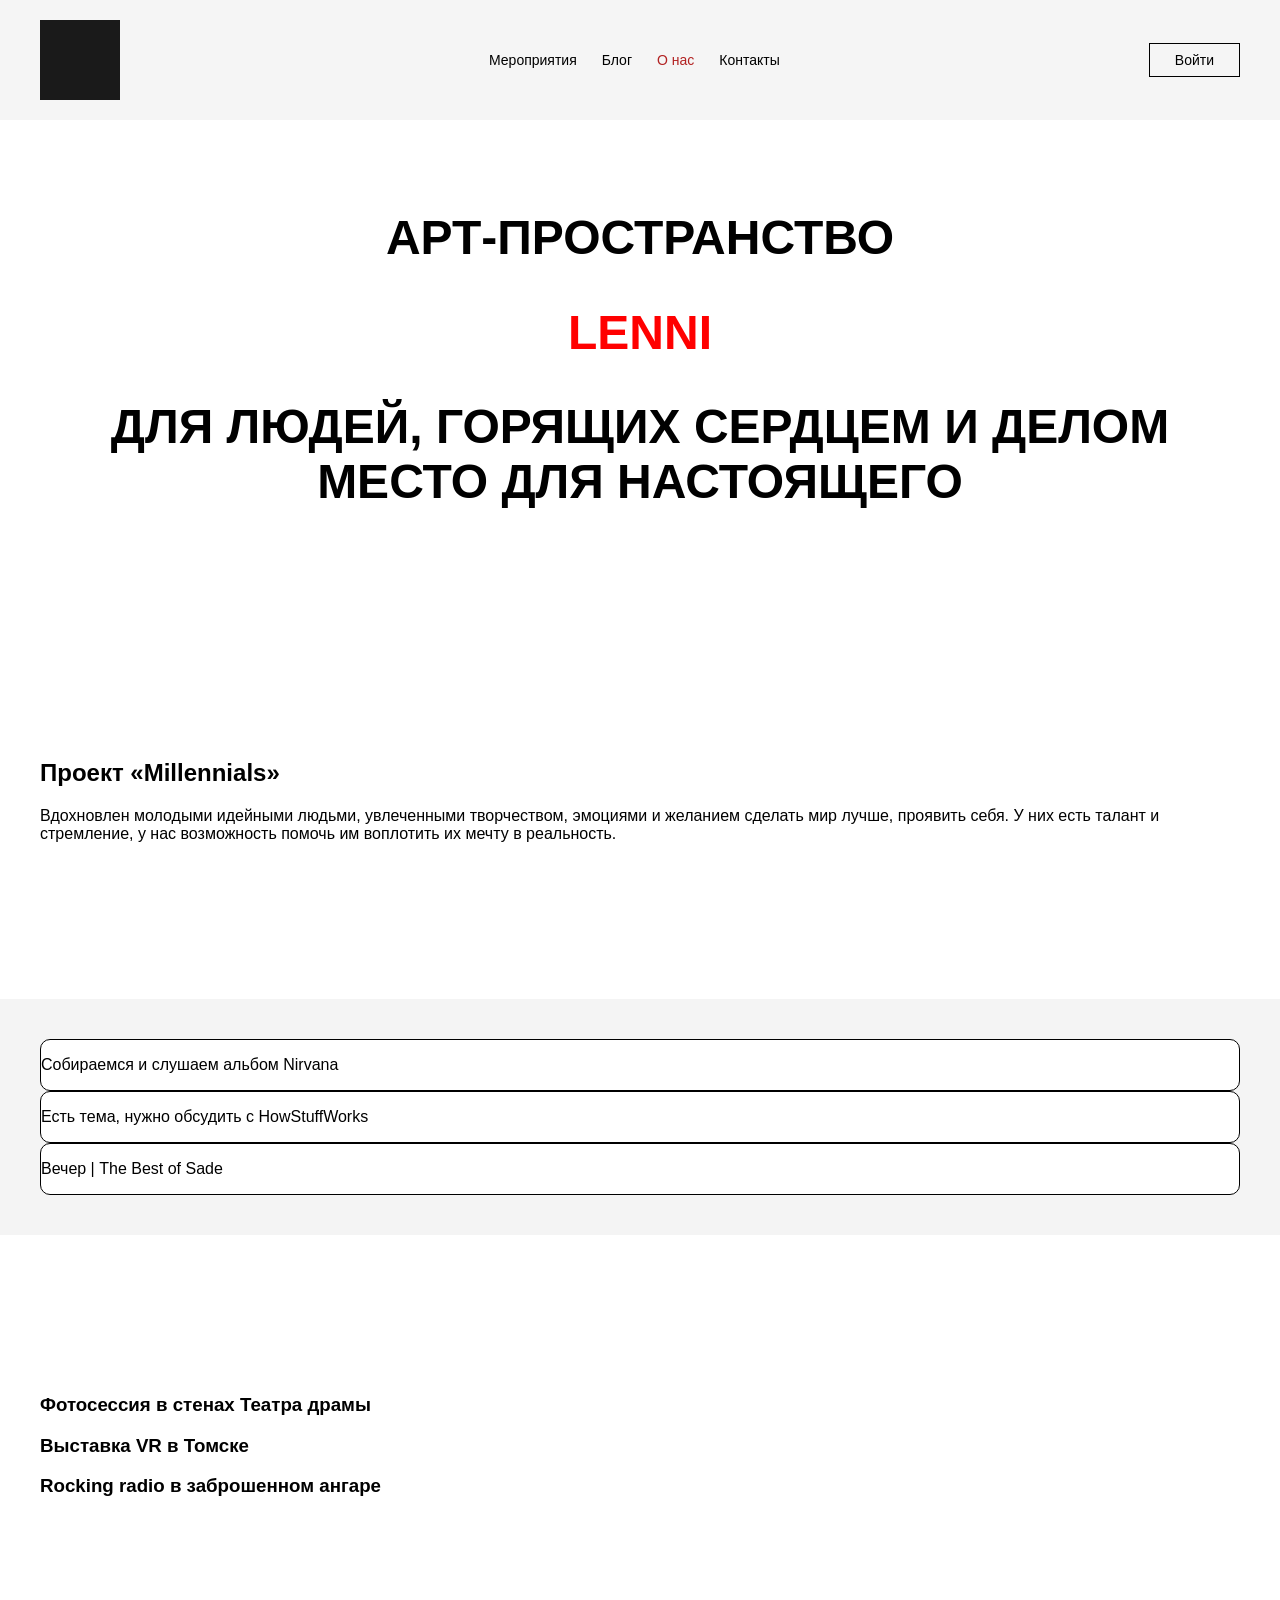
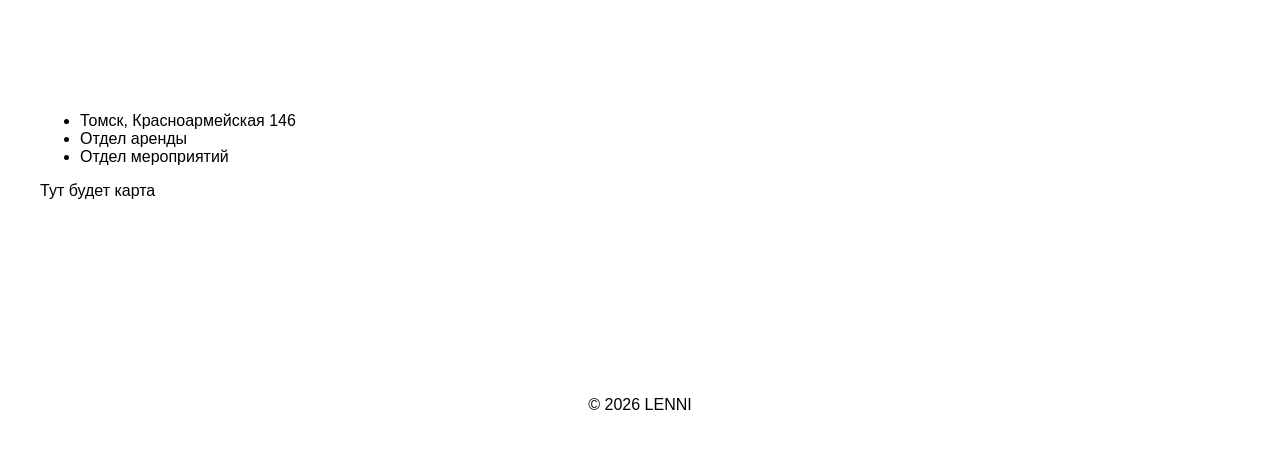
<file: index.html>
<!DOCTYPE html>
<html lang="ru">
<head>
    <meta charset="UTF-8">
    <link rel="stylesheet" href="styles/styles.css">
    <title>LENNI ART</title>
</head>
<body>

    <header class="page-header">
        <div class="page-header__inner">
            <div class="page-header__logo"></div>
            <nav class="page-header__nav">
                <a href="#">Мероприятия</a>
                <a href="#">Блог</a>
                <a href="#" class="active">О нас</a>
                <a href="#">Контакты</a>
            </nav>
            <button class="page-header__btn">Войти</button>
        </div>
    </header>

    <main class="page-main">

        <section class="page-hero">
            <h2 class="page-hero__subtitle">Арт-Пространство</h2>
            <h1 class="page-hero__title">Lenni</h1>
            <h2 class="page-hero__slogan">Для людей, горящих сердцем и делом<br>Место для настоящего</h2>
        </section>

        <section class="page-about">
            <h2 class="page-about__title">Проект «Millennials»</h2>
            <p class="page-about__text">
                Вдохновлен молодыми идейными людьми, увлеченными творчеством, эмоциями и желанием сделать мир лучше, проявить себя. У них есть талант и стремление, у нас возможность помочь им воплотить их мечту в реальность.
            </p>
        </section>

        <section class="page-events">
            <article class="event-card">
                <p class="event-card__text">Собираемся и слушаем альбом Nirvana</p>
            </article>
            <article class="event-card">
                <p class="event-card__text">Есть тема, нужно обсудить с HowStuffWorks</p>
            </article>
            <article class="event-card">
                <p class="event-card__text">Вечер | The Best of Sade</p>
            </article>
        </section>

        <section class="page-blog">
            <article class="blog-card">
                <h3 class="blog-card__title">Фотосессия в стенах Театра драмы</h3>
            </article>
            <article class="blog-card">
                <h3 class="blog-card__title">Выставка VR в Томске</h3>
            </article>
            <article class="blog-card">
                <h3 class="blog-card__title">Rocking radio в заброшенном ангаре</h3>
            </article>
        </section>

        <section class="page-contacts">
            <ul class="page-contacts__list">
                <li class="page-contacts__item">Томск, Красноармейская 146</li>
                <li class="page-contacts__item">Отдел аренды</li>
                <li class="page-contacts__item">Отдел мероприятий</li>
            </ul>
            <div class="page-contacts__map">Тут будет карта</div>
        </section>
    </main>

    <footer class="page-footer">
        <p class="page-footer__text">© 2026 LENNI</p>
    </footer>

</body>
</html>
</file>
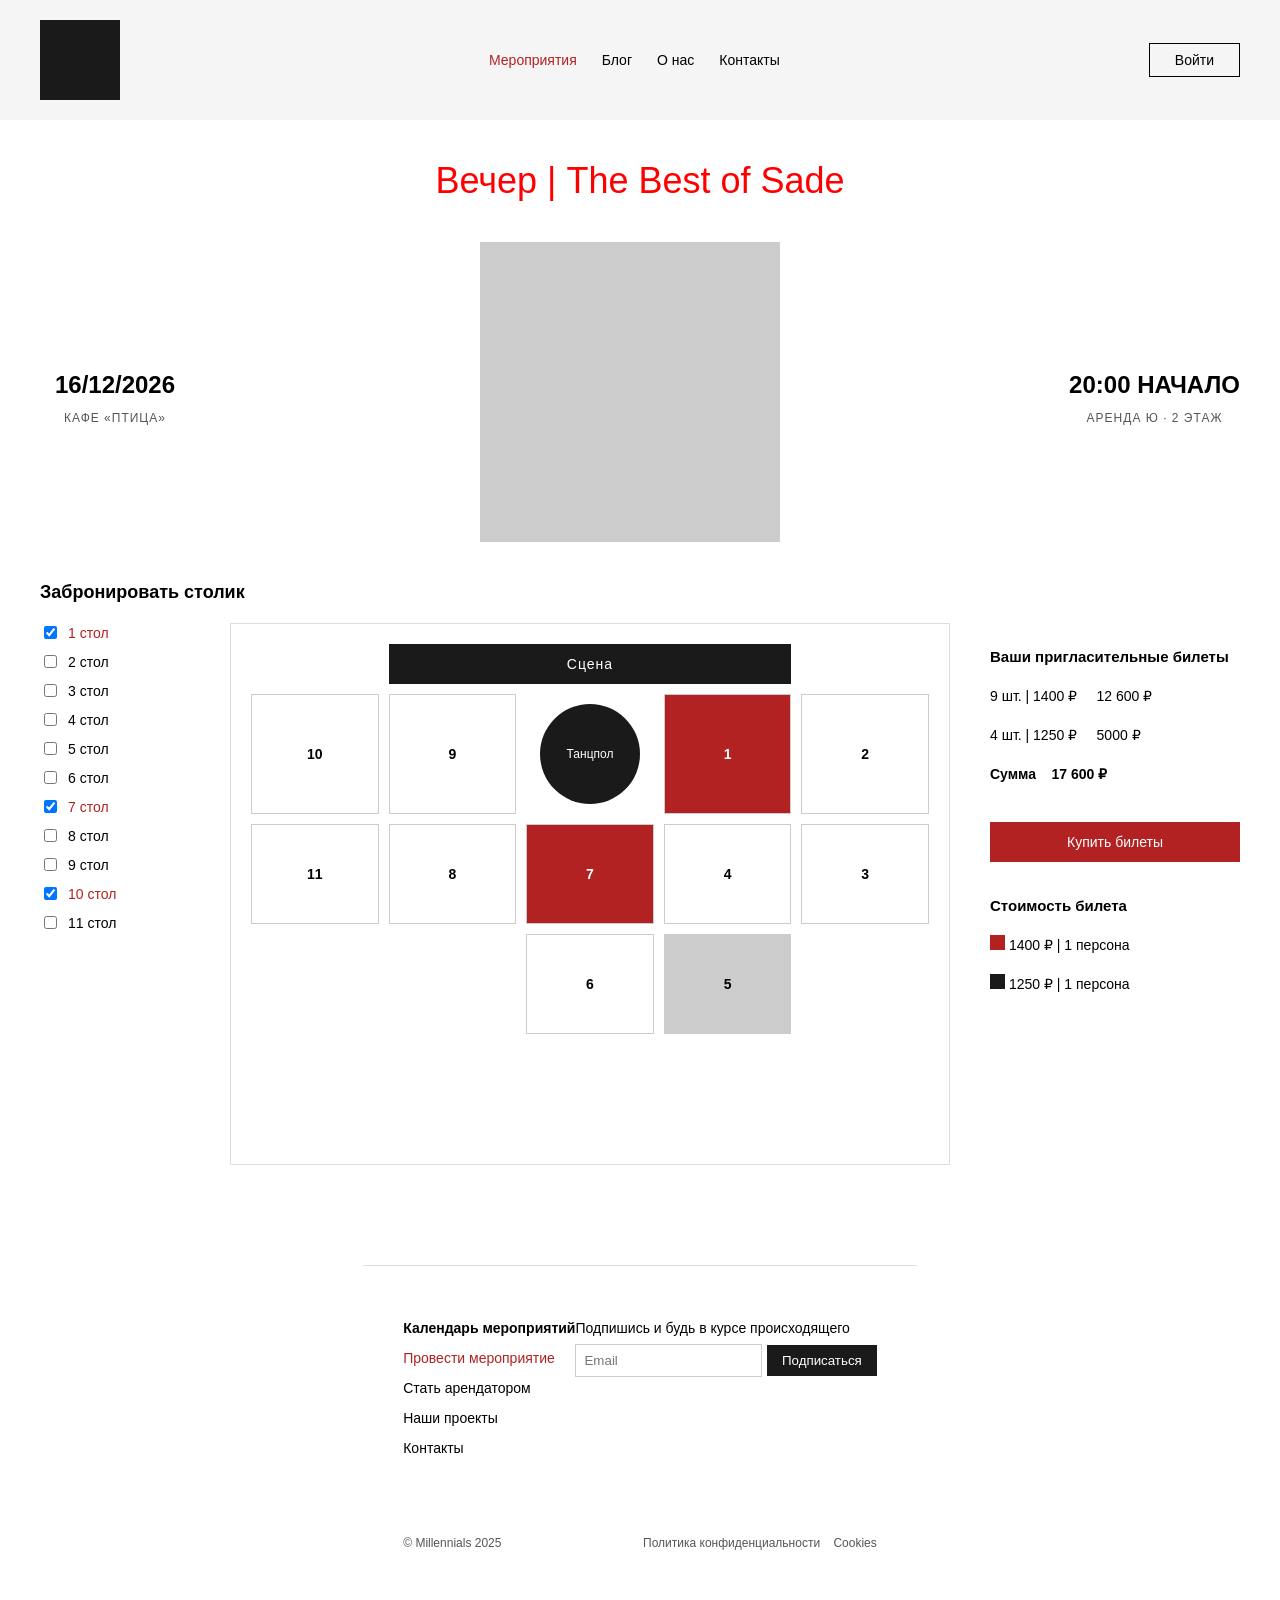
<file: event.html>
<!DOCTYPE html>
<html lang="ru">
<head>
    <meta charset="UTF-8">
    <link rel="stylesheet" href="styles/styles.css">
    <title>Вечер | The Best of Sade — LENNI ART</title>
</head>
<body>

    <header class="page-header">
        <div class="page-header__inner">
            <div class="page-header__logo"></div>
            <nav class="page-header__nav">
                <a href="#" class="active">Мероприятия</a>
                <a href="#">Блог</a>
                <a href="#">О нас</a>
                <a href="#">Контакты</a>
            </nav>
            <button class="page-header__btn">Войти</button>
        </div>
    </header>

    <main class="page-main">

        <h1 class="event-detail-title">Вечер | The Best of Sade</h1>

        <section class="event-info-block">
            <div class="event-info-left">
                <p class="event-date">16/12/2026</p>
                <p class="event-venue">КАФЕ «ПТИЦА»</p>
            </div>
            <div class="event-info-center">
                <div class="event-photo"></div>
            </div>
            <div class="event-info-right">
                <p class="event-time">20:00 <span>НАЧАЛО</span></p>
                <p class="event-rent">АРЕНДА Ю · 2 ЭТАЖ</p>
            </div>
        </section>

        <section class="booking-block">
            <h3>Забронировать столик</h3>

            <div class="booking-layout">
                <div class="booking-tables-list">
                    <label><input type="checkbox" checked> 1 стол</label>
                    <label><input type="checkbox"> 2 стол</label>
                    <label><input type="checkbox"> 3 стол</label>
                    <label><input type="checkbox"> 4 стол</label>
                    <label><input type="checkbox"> 5 стол</label>
                    <label><input type="checkbox"> 6 стол</label>
                    <label><input type="checkbox" checked> 7 стол</label>
                    <label><input type="checkbox"> 8 стол</label>
                    <label><input type="checkbox"> 9 стол</label>
                    <label><input type="checkbox" checked> 10 стол</label>
                    <label><input type="checkbox"> 11 стол</label>
                </div>

                <div class="booking-grid">
                    <div class="booking-grid__stage">Сцена</div>
                    <div class="booking-grid__dancefloor">Танцпол</div>
                    <div class="booking-grid__table booking-grid__table--1">1</div>
                    <div class="booking-grid__table booking-grid__table--2">2</div>
                    <div class="booking-grid__table booking-grid__table--3">3</div>
                    <div class="booking-grid__table booking-grid__table--4">4</div>
                    <div class="booking-grid__table booking-grid__table--5">5</div>
                    <div class="booking-grid__table booking-grid__table--6">6</div>
                    <div class="booking-grid__table booking-grid__table--7">7</div>
                    <div class="booking-grid__table booking-grid__table--8">8</div>
                    <div class="booking-grid__table booking-grid__table--9">9</div>
                    <div class="booking-grid__table booking-grid__table--10">10</div>
                    <div class="booking-grid__table booking-grid__table--11">11</div>
                </div>

                <div class="booking-tickets">
                    <h4>Ваши пригласительные билеты</h4>
                    <p>9 шт. | 1400 ₽ &nbsp;&nbsp;&nbsp; 12 600 ₽</p>
                    <p>4 шт. | 1250 ₽ &nbsp;&nbsp;&nbsp; 5000 ₽</p>
                    <p><strong>Сумма &nbsp;&nbsp; 17 600 ₽</strong></p>
                    <button class="btn-red" style="width: 100%; margin-top: 20px;">Купить билеты</button>

                    <h4 style="margin-top: 30px;">Стоимость билета</h4>
                    <p><span style="display:inline-block; width:15px; height:15px; background:#b22222;"></span> 1400 ₽ | 1 персона</p>
                    <p><span style="display:inline-block; width:15px; height:15px; background:#1a1a1a;"></span> 1250 ₽ | 1 персона</p>
                </div>
            </div>
        </section>

    </main>

    <footer class="page-footer">
        <div class="footer-inner">
            <div class="footer-left">
                <p><strong>Календарь мероприятий</strong></p>
                <p><a href="#" style="color: #b22222;">Провести мероприятие</a></p>
                <p><a href="#">Стать арендатором</a></p>
                <p><a href="#">Наши проекты</a></p>
                <p><a href="#">Контакты</a></p>
            </div>
            <div class="footer-right">
                <p>Подпишись и будь в курсе происходящего</p>
                <input type="email" placeholder="Email" style="padding: 8px; border: 1px solid #ccc;">
                <button style="background: #1a1a1a; color: #fff; border: none; padding: 8px 15px;">Подписаться</button>
            </div>
        </div>
        <div class="footer-bottom">
            <p>© Millennials 2025</p>
            <p>Политика конфиденциальности &nbsp;&nbsp; Cookies</p>
        </div>
    </footer>

</body>
</html>
</file>
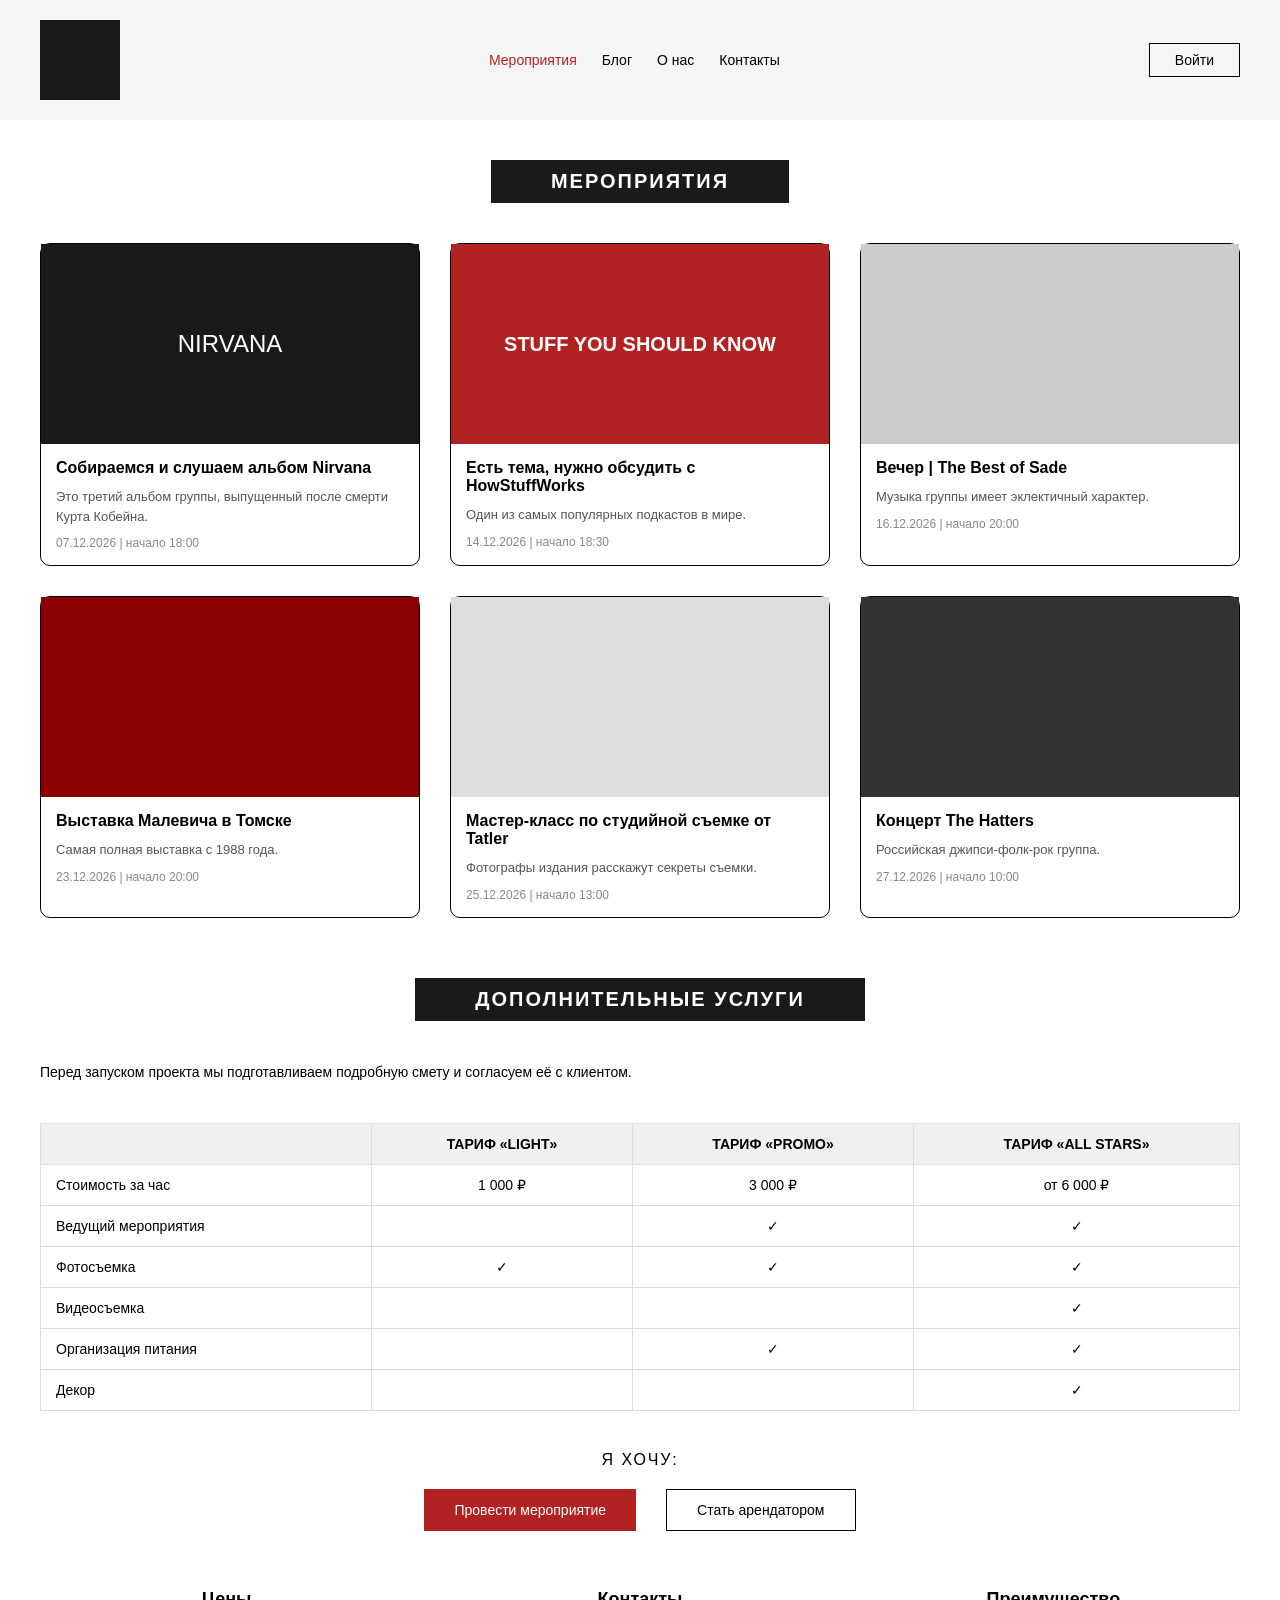
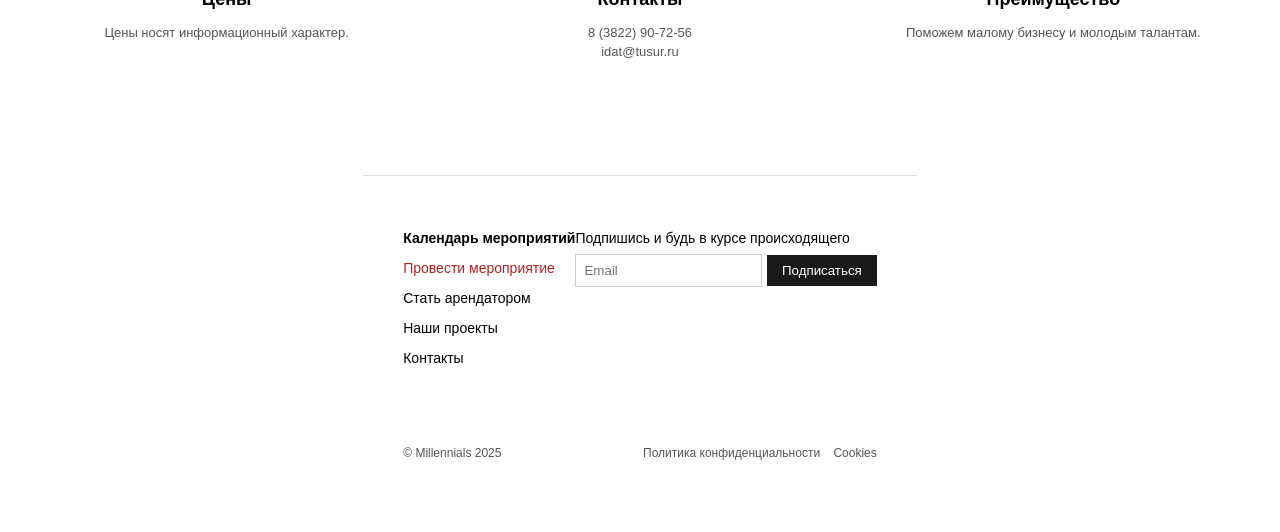
<file: events.html>
<!DOCTYPE html>
<html lang="ru">
<head>
    <meta charset="UTF-8">
    <link rel="stylesheet" href="styles/styles.css">
    <title>Мероприятия — LENNI ART</title>
</head>
<body>

    <header class="page-header">
        <div class="page-header__inner">
            <div class="page-header__logo"></div>
            <nav class="page-header__nav">
                <a href="#" class="active">Мероприятия</a>
                <a href="#">Блог</a>
                <a href="#">О нас</a>
                <a href="#">Контакты</a>
            </nav>
            <button class="page-header__btn">Войти</button>
        </div>
    </header>

    <main class="page-main">

        <h2 class="section-title">МЕРОПРИЯТИЯ</h2>

        <section class="events-grid">
            <article class="event-card">
                <div class="event-card__img" style="background-color: #1a1a1a; color: #fff; display: flex; align-items: center; justify-content: center; height: 200px; font-size: 24px;">NIRVANA</div>
                <h3 class="event-card__title">Собираемся и слушаем альбом Nirvana</h3>
                <p class="event-card__desc">Это третий альбом группы, выпущенный после смерти Курта Кобейна.</p>
                <p class="event-card__date">07.12.2026 | начало 18:00</p>
            </article>

            <article class="event-card">
                <div class="event-card__img" style="background-color: #b22222; color: #fff; display: flex; align-items: center; justify-content: center; height: 200px; font-size: 20px; font-weight: bold;">STUFF YOU SHOULD KNOW</div>
                <h3 class="event-card__title">Есть тема, нужно обсудить с HowStuffWorks</h3>
                <p class="event-card__desc">Один из самых популярных подкастов в мире.</p>
                <p class="event-card__date">14.12.2026 | начало 18:30</p>
            </article>

            <article class="event-card">
                <div class="event-card__img" style="background-color: #ccc; height: 200px;"></div>
                <h3 class="event-card__title">Вечер | The Best of Sade</h3>
                <p class="event-card__desc">Музыка группы имеет эклектичный характер.</p>
                <p class="event-card__date">16.12.2026 | начало 20:00</p>
            </article>

            <article class="event-card">
                <div class="event-card__img" style="background-color: #8b0000; height: 200px;"></div>
                <h3 class="event-card__title">Выставка Малевича в Томске</h3>
                <p class="event-card__desc">Самая полная выставка с 1988 года.</p>
                <p class="event-card__date">23.12.2026 | начало 20:00</p>
            </article>

            <article class="event-card">
                <div class="event-card__img" style="background-color: #ddd; height: 200px;"></div>
                <h3 class="event-card__title">Мастер-класс по студийной съемке от Tatler</h3>
                <p class="event-card__desc">Фотографы издания расскажут секреты съемки.</p>
                <p class="event-card__date">25.12.2026 | начало 13:00</p>
            </article>

            <article class="event-card">
                <div class="event-card__img" style="background-color: #333; height: 200px;"></div>
                <h3 class="event-card__title">Концерт The Hatters</h3>
                <p class="event-card__desc">Российская джипси-фолк-рок группа.</p>
                <p class="event-card__date">27.12.2026 | начало 10:00</p>
            </article>
        </section>

        <h2 class="section-title">ДОПОЛНИТЕЛЬНЫЕ УСЛУГИ</h2>

        <section class="services-text">
            <p>Перед запуском проекта мы подготавливаем подробную смету и согласуем её с клиентом.</p>
        </section>

        <section class="pricing-table">
            <table>
                <thead>
                    <tr>
                        <th></th>
                        <th>ТАРИФ «LIGHT»</th>
                        <th>ТАРИФ «PROMO»</th>
                        <th>ТАРИФ «ALL STARS»</th>
                    </tr>
                </thead>
                <tbody>
                    <tr>
                        <td>Стоимость за час</td>
                        <td>1 000 ₽</td>
                        <td>3 000 ₽</td>
                        <td>от 6 000 ₽</td>
                    </tr>
                    <tr>
                        <td>Ведущий мероприятия</td>
                        <td></td>
                        <td>✓</td>
                        <td>✓</td>
                    </tr>
                    <tr>
                        <td>Фотосъемка</td>
                        <td>✓</td>
                        <td>✓</td>
                        <td>✓</td>
                    </tr>
                    <tr>
                        <td>Видеосъемка</td>
                        <td></td>
                        <td></td>
                        <td>✓</td>
                    </tr>
                    <tr>
                        <td>Организация питания</td>
                        <td></td>
                        <td>✓</td>
                        <td>✓</td>
                    </tr>
                    <tr>
                        <td>Декор</td>
                        <td></td>
                        <td></td>
                        <td>✓</td>
                    </tr>
                </tbody>
            </table>
        </section>

        <section class="cta-block">
            <p class="cta-block__title">Я ХОЧУ:</p>
            <div class="cta-block__buttons">
                <button class="btn-red">Провести мероприятие</button>
                <button class="btn-outline">Стать арендатором</button>
            </div>
        </section>

        <section class="info-blocks">
        <div class="info-block">
            <h3>Цены</h3>
            <p>Цены носят информационный характер.</p>
        </div>
        <div class="info-block">
            <h3>Контакты</h3>
            <p>8 (3822) 90-72-56<br>idat@tusur.ru</p>
        </div>
        <div class="info-block">
            <h3>Преимущество</h3>
            <p>Поможем малому бизнесу и молодым талантам.</p>
        </div>
        </section>

    </main>

    <footer class="page-footer">
        <div class="footer-inner">
            <div class="footer-left">
                <p><strong>Календарь мероприятий</strong></p>
                <p><a href="#" style="color: #b22222;">Провести мероприятие</a></p>
                <p><a href="#">Стать арендатором</a></p>
                <p><a href="#">Наши проекты</a></p>
                <p><a href="#">Контакты</a></p>
            </div>
            <div class="footer-right">
                <p>Подпишись и будь в курсе происходящего</p>
                <input type="email" placeholder="Email" style="padding: 8px; border: 1px solid #ccc;">
                <button style="background: #1a1a1a; color: #fff; border: none; padding: 8px 15px;">Подписаться</button>
            </div>
        </div>
        <div class="footer-bottom">
            <p>© Millennials 2025</p>
            <p>Политика конфиденциальности &nbsp;&nbsp; Cookies</p>
        </div>
    </footer>

</body>
</html>
</file>
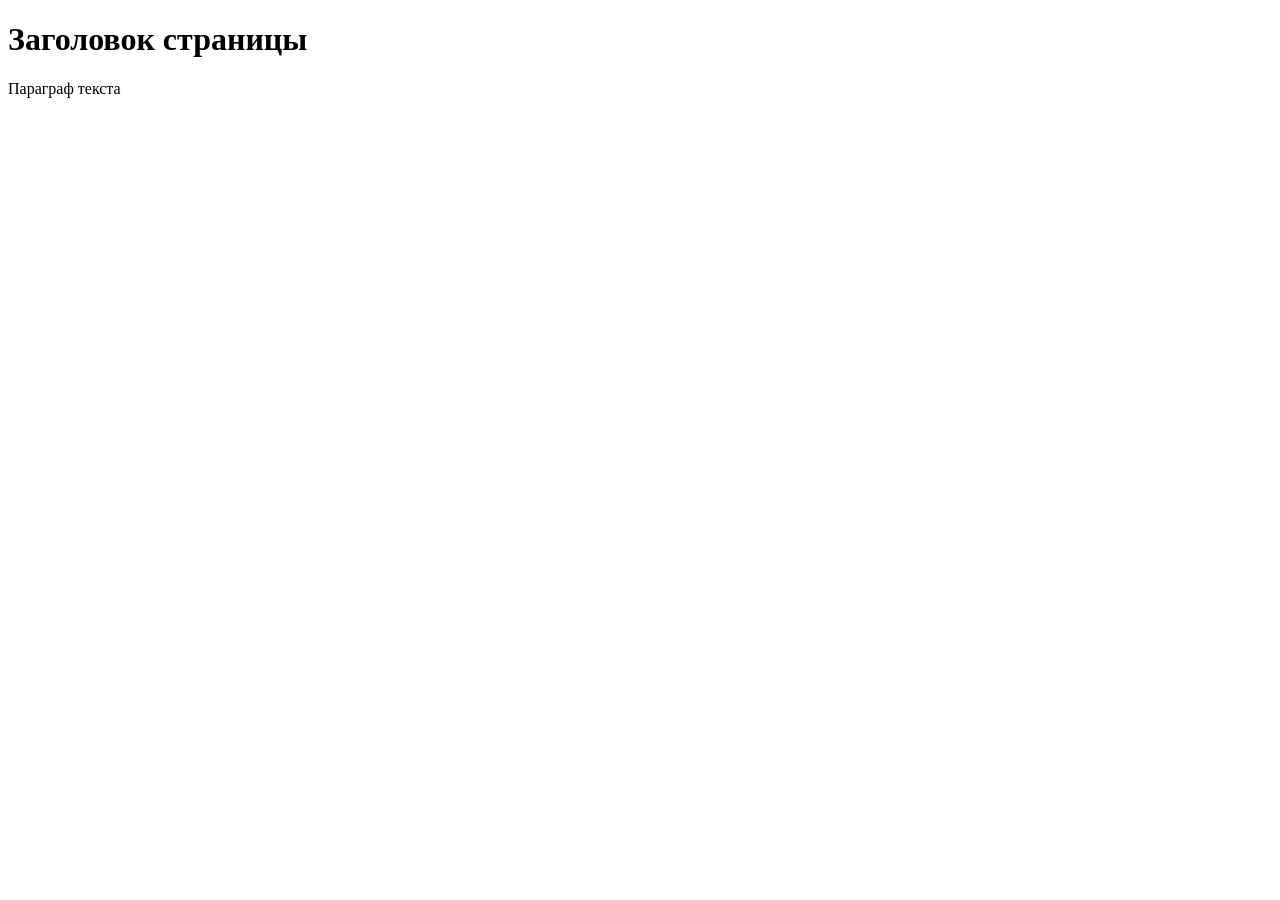
<file: simple.html>
<!DOCTYPE html>
<html>
  <head>
      <meta charset="UTF-8" />
      <title>Название документа (страницы)</title>
  </head>
  <body>
    <h1>Заголовок страницы</h1>
    <p title="что-то">Параграф текста</p>
  </body>
</html>
</file>
<file: styles/styles.css>
h1 {
    color: red;
}

.page-events {
    background-color: #f4f4f4;
}

.event-card {
    background-color: #ffffff;
    border: 1px solid #000000;
    border-radius: 10px;
}

.page-hero {
    color: #000000;
    font-size: 32px;
    text-align: center;
    text-transform: uppercase;
    font-weight: bold;
}

body {
    margin: 0;
    display: flex;
    flex-direction: column;
    min-height: 100vh;
    font-family: Arial, sans-serif;
}

.page-main {
    flex-grow: 1;
}

.page-header {
    background-color: #f5f5f5;
    width: 100%;
}

.page-header__inner {
    max-width: 1334px;
    margin: 0 auto;
    padding: 20px 40px;
    display: flex;
    align-items: center;
    justify-content: space-between;
    gap: 30px;
}

.page-header__logo {
    width: 80px;
    height: 80px;
    background-color: #1a1a1a;
    flex-shrink: 0;
}

.page-header__nav {
    display: flex;
    gap: 25px;
    flex: 1;
    justify-content: center;
}

.page-header__nav a {
    text-decoration: none;
    color: #000000;
    font-size: 14px;
}

.page-header__nav a.active {
    color: #b22222;
}

.page-header__btn {
    background-color: transparent;
    border: 1px solid #000000;
    padding: 8px 25px;
    font-size: 14px;
    cursor: pointer;
    flex-shrink: 0;
}

.page-hero {
    max-width: 1334px;
    margin: 0 auto 100px; 
    padding: 50px 20px;
}

.page-about {
    max-width: 1334px;
    margin: 0 auto 100px; 
    padding: 40px;
}

.page-events {
    max-width: 1334px;
    margin: 0 auto 100px; 
    padding: 40px;
}

.page-blog {
    max-width: 1334px;
    margin: 0 auto 100px; 
    padding: 40px;
}

.page-contacts {
    max-width: 1334px;
    margin: 0 auto 100px; 
    padding: 40px;
}

.page-footer {
    max-width: 1334px;
    margin: 0 auto; 
    padding: 40px;
}

.section-title {
    text-align: center;
    margin: 40px auto;
    background-color: #1a1a1a;
    color: #ffffff;
    display: inline-block;
    padding: 10px 60px;
    font-size: 20px;
    letter-spacing: 2px;
}

.section-title {
    display: block;
    width: fit-content;
    margin-left: auto;
    margin-right: auto;
}

.events-grid {
    max-width: 1334px;
    margin: 0 auto 60px;
    display: grid;
    grid-template-columns: repeat(3, 1fr);
    gap: 30px;
    padding: 0 40px;
}

.event-card__title {
    font-size: 16px;
    margin: 15px 15px 10px;
}

.event-card__desc {
    font-size: 13px;
    color: #555;
    margin: 0 15px 10px;
    line-height: 1.5;
}

.event-card__date {
    font-size: 12px;
    color: #888;
    margin: 0 15px 15px;
}

.services-text {
    max-width: 1334px;
    margin: 0 auto 40px;
    padding: 0 40px;
    font-size: 14px;
    line-height: 1.6;
}

.pricing-table {
    max-width: 1334px;
    margin: 0 auto 40px;
    padding: 0 40px;
}

.pricing-table table {
    width: 100%;
    border-collapse: collapse;
}

.pricing-table th, .pricing-table td {
    border: 1px solid #ddd;
    padding: 12px 15px;
    text-align: center;
    font-size: 14px;
}

.pricing-table th {
    background-color: #f0f0f0;
    font-weight: bold;
}

.pricing-table td:first-child {
    text-align: left;
}

.cta-block {
    text-align: center;
    margin: 40px 0;
}

.cta-block__title {
    font-size: 16px;
    letter-spacing: 2px;
    margin-bottom: 20px;
}

.cta-block__buttons {
    display: flex;
    justify-content: center;
    gap: 30px;
}

.btn-red {
    background-color: #b22222;
    color: #ffffff;
    border: none;
    padding: 12px 30px;
    font-size: 14px;
    cursor: pointer;
}

.btn-outline {
    background-color: transparent;
    color: #000000;
    border: 1px solid #000000;
    padding: 12px 30px;
    font-size: 14px;
    cursor: pointer;
}

.info-blocks {
    max-width: 1334px;
    margin: 0 auto 60px;
    padding: 0 40px;
    display: grid;
    grid-template-columns: repeat(3, 1fr);
    gap: 40px;
    text-align: center;
}

.info-block__icon {
    background-color: #1a1a1a;
    color: #b22222;
    width: 60px;
    height: 60px;
    margin: 0 auto 15px;
    display: flex;
    align-items: center;
    justify-content: center;
    font-size: 24px;
}

.info-block h3 {
    font-size: 18px;
    margin-bottom: 10px;
}

.info-block p {
    font-size: 13px;
    color: #555;
    line-height: 1.5;
}

.event-detail-title {
    max-width: 1334px;
    margin: 40px auto;
    padding: 0 40px;
    font-size: 36px;
    font-weight: normal;
    text-align: center;
}

.event-info-block {
    max-width: 1334px;
    margin: 0 auto 40px;
    padding: 0 40px;
    display: flex;
    align-items: center;
    justify-content: space-between;
}

.event-info-left, .event-info-right {
    text-align: center;
    min-width: 150px;
}

.event-date, .event-time {
    font-size: 24px;
    font-weight: bold;
    margin-bottom: 5px;
}

.event-venue, .event-rent {
    font-size: 12px;
    letter-spacing: 1px;
    color: #555;
}

.event-photo {
    background-color: #ccc;
    width: 300px;
    height: 300px;
    margin: 0 auto;
}

.booking-block {
    max-width: 1334px;
    margin: 0 auto 60px;
    padding: 0 40px;
}

.booking-block h3 {
    font-size: 18px;
    margin-bottom: 20px;
}

.booking-layout {
    display: flex;
    gap: 40px;
    align-items: flex-start;
}

.booking-tables-list {
    min-width: 150px;
    display: flex;
    flex-direction: column;
    gap: 10px;
    font-size: 14px;
}

.booking-tables-list label {
    display: flex;
    align-items: center;
    gap: 8px;
    cursor: pointer;
}

.booking-tables-list input[type="checkbox"]:checked + span,
.booking-tables-list label:has(input:checked) {
    color: #b22222;
}

.booking-grid {
    flex: 1;
    display: grid;
    grid-template-columns: repeat(5, 1fr);
    grid-template-rows: 40px 120px 100px 100px 100px;
    gap: 10px;
    border: 1px solid #ddd;
    padding: 20px;
    position: relative;
}

.booking-grid__stage {
    grid-column: 2 / 5;
    grid-row: 1;
    background-color: #1a1a1a;
    color: #ffffff;
    display: flex;
    align-items: center;
    justify-content: center;
    font-size: 14px;
    letter-spacing: 1px;
}

.booking-grid__dancefloor {
    grid-column: 3;
    grid-row: 2;
    width: 100px;
    height: 100px;
    background-color: #1a1a1a;
    color: #ffffff;
    display: flex;
    align-items: center;
    justify-content: center;
    border-radius: 50%;
    font-size: 12px;
    margin: 0 auto;
    align-self: center;
    justify-self: center;
}

.booking-grid__table {
    border: 1px solid #ccc;
    display: flex;
    align-items: center;
    justify-content: center;
    font-size: 14px;
    font-weight: bold;
    background-color: #ffffff;
}

.booking-grid__table--1 { grid-column: 4; grid-row: 2; background-color: #b22222; color: #fff; }
.booking-grid__table--2 { grid-column: 5; grid-row: 2; }
.booking-grid__table--3 { grid-column: 5; grid-row: 3; }
.booking-grid__table--4 { grid-column: 4; grid-row: 3; }
.booking-grid__table--5 { grid-column: 4; grid-row: 4; background-color: #ccc; }
.booking-grid__table--6 { grid-column: 3; grid-row: 4; }
.booking-grid__table--7 { grid-column: 3; grid-row: 3; background-color: #b22222; color: #fff; }
.booking-grid__table--8 { grid-column: 2; grid-row: 3; }
.booking-grid__table--9 { grid-column: 2; grid-row: 2; }
.booking-grid__table--10 { grid-column: 1; grid-row: 2; }
.booking-grid__table--11 { grid-column: 1; grid-row: 3; }

.booking-tickets {
    min-width: 250px;
    font-size: 14px;
    line-height: 1.8;
}

.booking-tickets h4 {
    font-size: 15px;
    margin-bottom: 10px;
}

.footer-inner {
    max-width: 1334px;
    margin: 0 auto;
    padding: 40px;
    display: flex;
    justify-content: space-between;
    border-top: 1px solid #ddd;
}

.footer-left p, .footer-right p {
    font-size: 14px;
    margin-bottom: 8px;
}

.footer-left a {
    text-decoration: none;
    color: #000;
}

.footer-bottom {
    max-width: 1334px;
    margin: 0 auto;
    padding: 20px 40px;
    display: flex;
    justify-content: space-between;
    font-size: 12px;
    color: #555;
}
</file>
